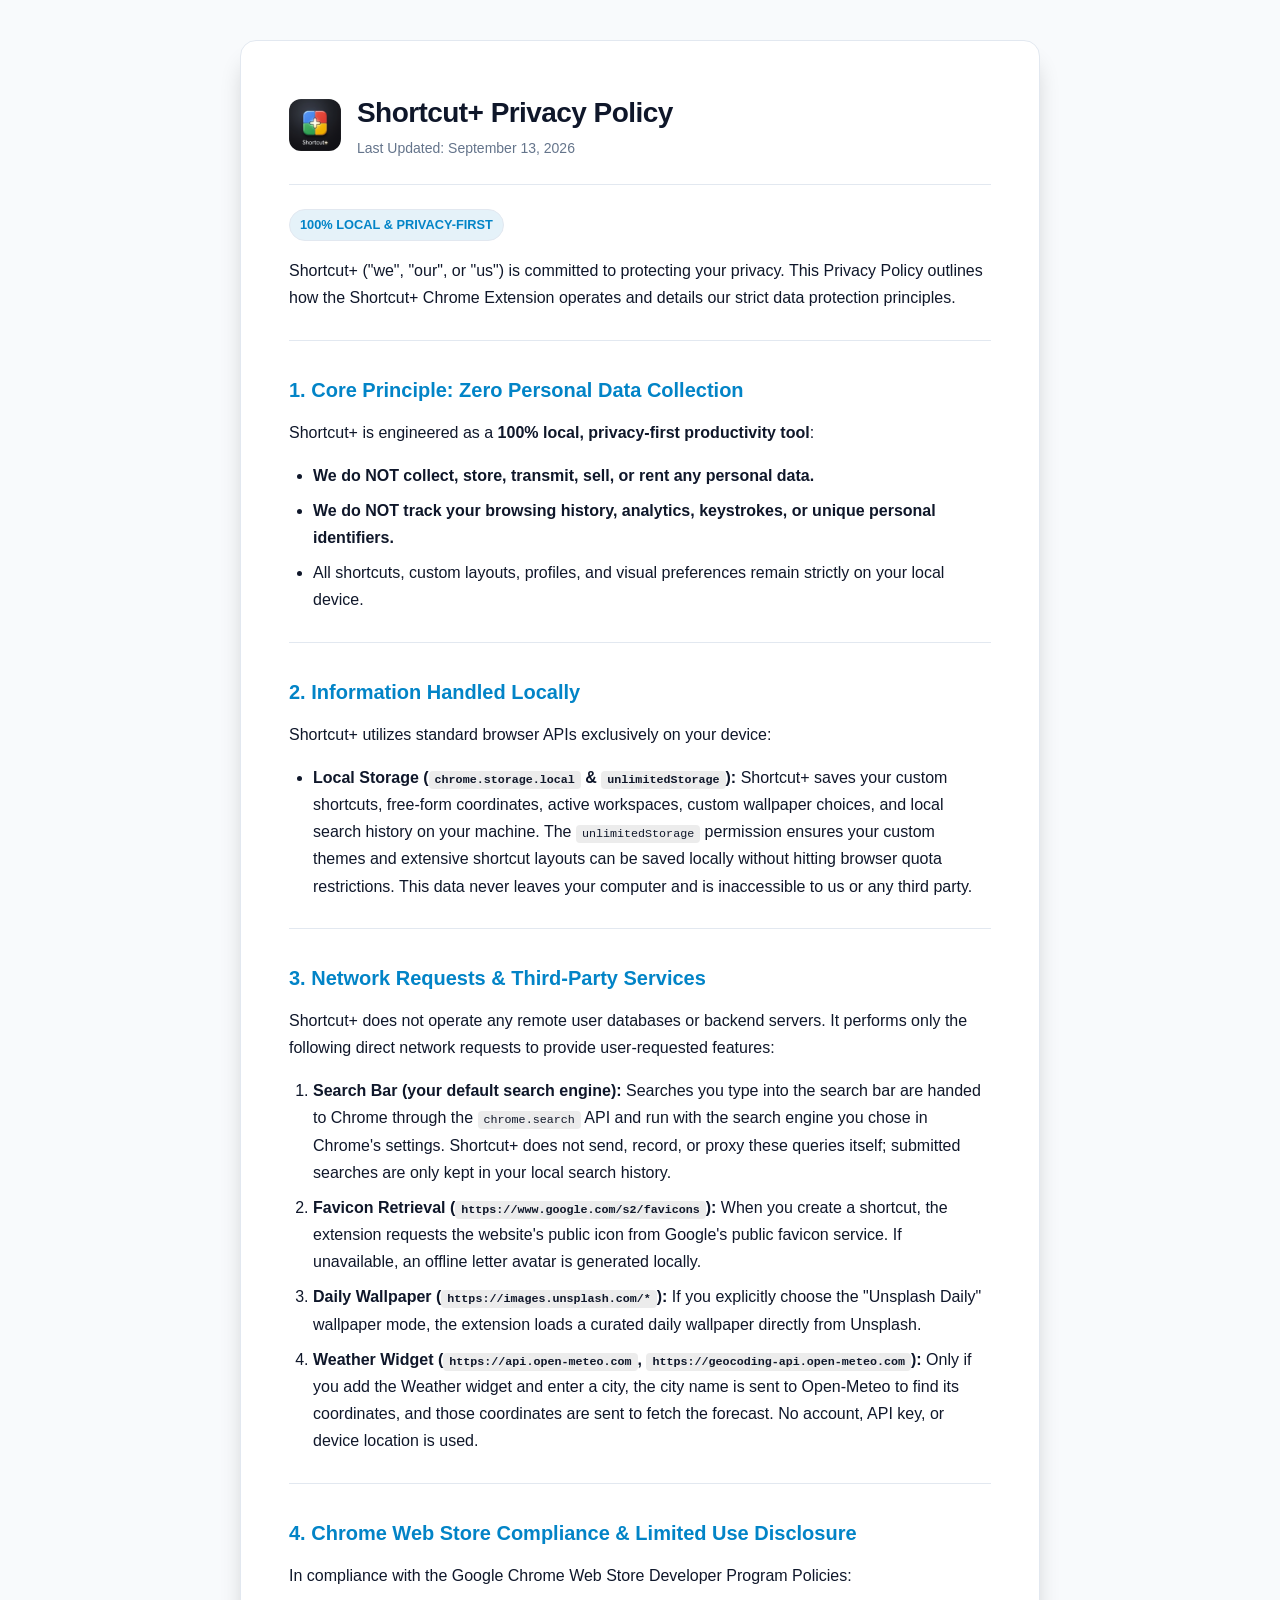
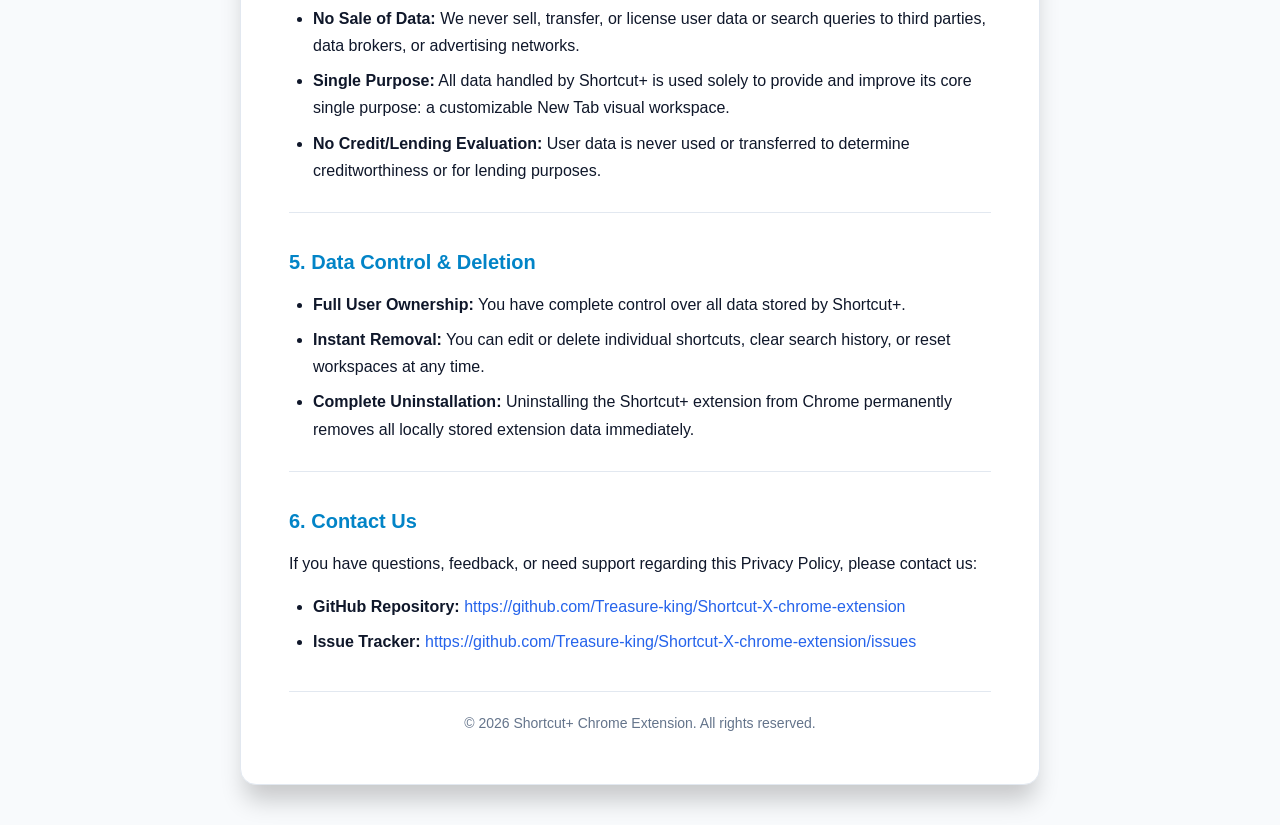
<file: privacy-policy.html>
<!DOCTYPE html>
<html lang="en">
<head>
  <meta charset="UTF-8">
  <meta name="viewport" content="width=device-width, initial-scale=1.0">
  <title>Privacy Policy - Shortcut+ Chrome Extension</title>
  <link rel="icon" type="image/png" href="assets/icons/icon48.png">
  <style>
    :root {
      --bg: #0f172a;
      --card-bg: #1e293b;
      --text: #f8fafc;
      --text-muted: #94a3b8;
      --border: #334155;
      --accent: #38bdf8;
      --accent-glow: rgba(56, 189, 248, 0.15);
      --link: #60a5fa;
    }
    @media (prefers-color-scheme: light) {
      :root {
        --bg: #f8fafc;
        --card-bg: #ffffff;
        --text: #0f172a;
        --text-muted: #64748b;
        --border: #e2e8f0;
        --accent: #0284c7;
        --accent-glow: rgba(2, 132, 199, 0.1);
        --link: #2563eb;
      }
    }
    * {
      box-sizing: border-box;
      margin: 0;
      padding: 0;
    }
    body {
      font-family: -apple-system, BlinkMacSystemFont, "Segoe UI", Roboto, Helvetica, Arial, sans-serif;
      background-color: var(--bg);
      color: var(--text);
      line-height: 1.7;
      padding: 40px 20px;
    }
    .container {
      max-width: 800px;
      margin: 0 auto;
      background: var(--card-bg);
      padding: 48px;
      border-radius: 16px;
      border: 1px solid var(--border);
      box-shadow: 0 20px 25px -5px rgba(0, 0, 0, 0.2);
    }
    .header {
      display: flex;
      align-items: center;
      gap: 16px;
      margin-bottom: 24px;
      padding-bottom: 24px;
      border-bottom: 1px solid var(--border);
    }
    .header img {
      width: 52px;
      height: 52px;
      border-radius: 12px;
    }
    .header-text h1 {
      font-size: 1.75rem;
      font-weight: 700;
      letter-spacing: -0.02em;
    }
    .header-text .date {
      font-size: 0.875rem;
      color: var(--text-muted);
    }
    h2 {
      font-size: 1.25rem;
      font-weight: 600;
      margin-top: 32px;
      margin-bottom: 12px;
      color: var(--accent);
    }
    p {
      margin-bottom: 16px;
      color: var(--text);
    }
    ul, ol {
      margin-bottom: 20px;
      padding-left: 24px;
    }
    li {
      margin-bottom: 8px;
    }
    strong {
      color: var(--text);
    }
    .badge {
      display: inline-block;
      padding: 4px 10px;
      border-radius: 20px;
      font-size: 0.8rem;
      font-weight: 600;
      background: var(--accent-glow);
      color: var(--accent);
      border: 1px solid var(--border);
      margin-bottom: 16px;
    }
    hr {
      border: 0;
      height: 1px;
      background: var(--border);
      margin: 28px 0;
    }
    a {
      color: var(--link);
      text-decoration: none;
    }
    a:hover {
      text-decoration: underline;
    }
    code {
      font-family: monospace;
      font-size: 0.9em;
      background: rgba(125, 125, 125, 0.15);
      padding: 2px 6px;
      border-radius: 4px;
    }
    .footer {
      margin-top: 36px;
      padding-top: 20px;
      border-top: 1px solid var(--border);
      font-size: 0.875rem;
      color: var(--text-muted);
      text-align: center;
    }
  </style>
</head>
<body>
  <main class="container">
    <div class="header">
      <img src="assets/icons/icon128.png" alt="Shortcut+ Logo">
      <div class="header-text">
        <h1>Shortcut+ Privacy Policy</h1>
        <div class="date">Last Updated: September 13, 2026</div>
      </div>
    </div>

    <div class="badge">100% LOCAL &amp; PRIVACY-FIRST</div>

    <p>Shortcut+ ("we", "our", or "us") is committed to protecting your privacy. This Privacy Policy outlines how the Shortcut+ Chrome Extension operates and details our strict data protection principles.</p>

    <hr>

    <h2>1. Core Principle: Zero Personal Data Collection</h2>
    <p>Shortcut+ is engineered as a <strong>100% local, privacy-first productivity tool</strong>:</p>
    <ul>
      <li><strong>We do NOT collect, store, transmit, sell, or rent any personal data.</strong></li>
      <li><strong>We do NOT track your browsing history, analytics, keystrokes, or unique personal identifiers.</strong></li>
      <li>All shortcuts, custom layouts, profiles, and visual preferences remain strictly on your local device.</li>
    </ul>

    <hr>

    <h2>2. Information Handled Locally</h2>
    <p>Shortcut+ utilizes standard browser APIs exclusively on your device:</p>
    <ul>
      <li><strong>Local Storage (<code>chrome.storage.local</code> &amp; <code>unlimitedStorage</code>):</strong> 
      Shortcut+ saves your custom shortcuts, free-form coordinates, active workspaces, custom wallpaper choices, and local search history on your machine. The <code>unlimitedStorage</code> permission ensures your custom themes and extensive shortcut layouts can be saved locally without hitting browser quota restrictions. This data never leaves your computer and is inaccessible to us or any third party.</li>
    </ul>

    <hr>

    <h2>3. Network Requests &amp; Third-Party Services</h2>
    <p>Shortcut+ does not operate any remote user databases or backend servers. It performs only the following direct network requests to provide user-requested features:</p>
    <ol>
      <li><strong>Search Bar (your default search engine):</strong>
      Searches you type into the search bar are handed to Chrome through the <code>chrome.search</code> API and run with the search engine you chose in Chrome's settings. Shortcut+ does not send, record, or proxy these queries itself; submitted searches are only kept in your local search history.</li>
      <li><strong>Favicon Retrieval (<code>https://www.google.com/s2/favicons</code>):</strong>
      When you create a shortcut, the extension requests the website's public icon from Google's public favicon service. If unavailable, an offline letter avatar is generated locally.</li>
      <li><strong>Daily Wallpaper (<code>https://images.unsplash.com/*</code>):</strong>
      If you explicitly choose the "Unsplash Daily" wallpaper mode, the extension loads a curated daily wallpaper directly from Unsplash.</li>
      <li><strong>Weather Widget (<code>https://api.open-meteo.com</code>, <code>https://geocoding-api.open-meteo.com</code>):</strong>
      Only if you add the Weather widget and enter a city, the city name is sent to Open-Meteo to find its coordinates, and those coordinates are sent to fetch the forecast. No account, API key, or device location is used.</li>
    </ol>

    <hr>

    <h2>4. Chrome Web Store Compliance &amp; Limited Use Disclosure</h2>
    <p>In compliance with the Google Chrome Web Store Developer Program Policies:</p>
    <ul>
      <li><strong>No Sale of Data:</strong> We never sell, transfer, or license user data or search queries to third parties, data brokers, or advertising networks.</li>
      <li><strong>Single Purpose:</strong> All data handled by Shortcut+ is used solely to provide and improve its core single purpose: a customizable New Tab visual workspace.</li>
      <li><strong>No Credit/Lending Evaluation:</strong> User data is never used or transferred to determine creditworthiness or for lending purposes.</li>
    </ul>

    <hr>

    <h2>5. Data Control &amp; Deletion</h2>
    <ul>
      <li><strong>Full User Ownership:</strong> You have complete control over all data stored by Shortcut+.</li>
      <li><strong>Instant Removal:</strong> You can edit or delete individual shortcuts, clear search history, or reset workspaces at any time.</li>
      <li><strong>Complete Uninstallation:</strong> Uninstalling the Shortcut+ extension from Chrome permanently removes all locally stored extension data immediately.</li>
    </ul>

    <hr>

    <h2>6. Contact Us</h2>
    <p>If you have questions, feedback, or need support regarding this Privacy Policy, please contact us:</p>
    <ul>
      <li><strong>GitHub Repository:</strong> <a href="https://github.com/Treasure-king/Shortcut-X-chrome-extension" target="_blank" rel="noopener">https://github.com/Treasure-king/Shortcut-X-chrome-extension</a></li>
      <li><strong>Issue Tracker:</strong> <a href="https://github.com/Treasure-king/Shortcut-X-chrome-extension/issues" target="_blank" rel="noopener">https://github.com/Treasure-king/Shortcut-X-chrome-extension/issues</a></li>
    </ul>

    <div class="footer">
      &copy; 2026 Shortcut+ Chrome Extension. All rights reserved.
    </div>
  </main>
</body>
</html>
</file>
